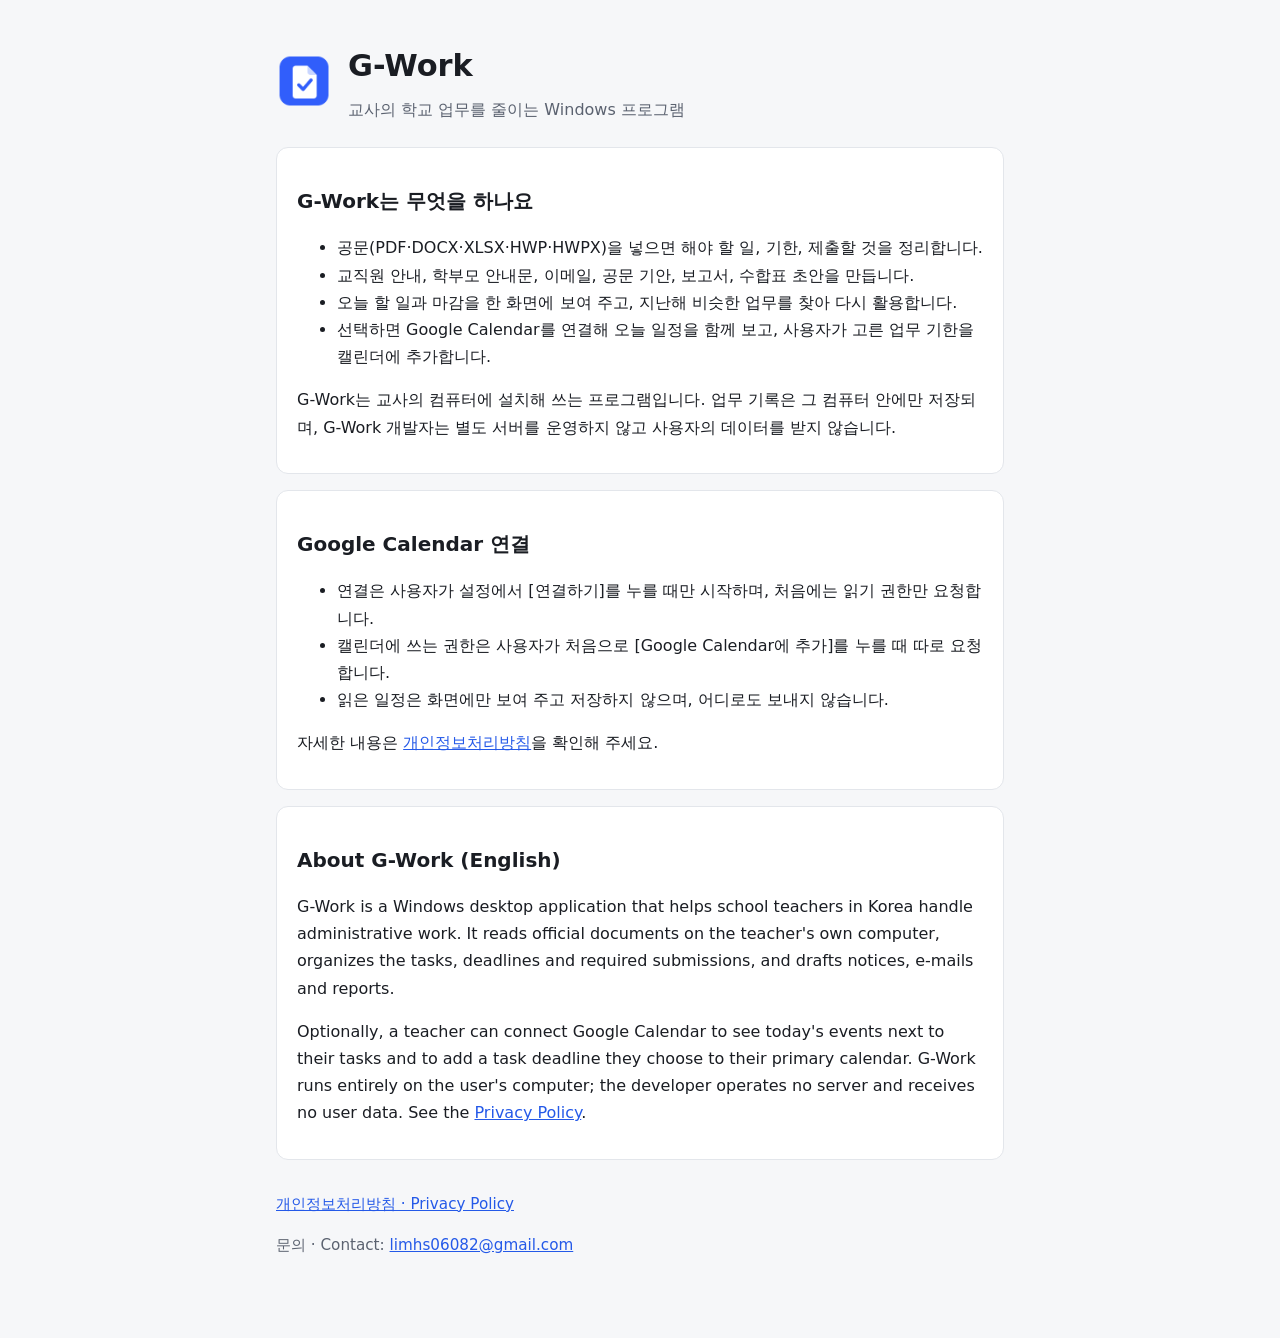
<file: index.html>
<!doctype html>
<html lang="ko">
  <head>
    <meta charset="utf-8" />
    <meta name="viewport" content="width=device-width, initial-scale=1" />
    <!-- Google Search Console 소유 확인 — 지우지 않는다(Google 인증에 필요) -->
    <meta name="google-site-verification" content="d4YESTvnE7BC9EZyuw_LAMd9tk_9PQaK4vTV41h5-Is" />
    <title>G-Work — 학교 업무 지원 프로그램</title>
    <meta
      name="description"
      content="G-Work는 교사가 공문을 읽고, 해야 할 일과 기한을 정리하고, 안내문·보고서 초안을 만드는 Windows 프로그램입니다."
    />
    <link rel="icon" href="icon.png" />
    <link rel="stylesheet" href="style.css" />
  </head>
  <body>
    <main>
      <header class="brand">
        <img src="icon.png" alt="" width="56" height="56" />
        <div>
          <h1>G-Work</h1>
          <p class="lead">교사의 학교 업무를 줄이는 Windows 프로그램</p>
        </div>
      </header>

      <section>
        <h2>G-Work는 무엇을 하나요</h2>
        <ul>
          <li>공문(PDF·DOCX·XLSX·HWP·HWPX)을 넣으면 해야 할 일, 기한, 제출할 것을 정리합니다.</li>
          <li>교직원 안내, 학부모 안내문, 이메일, 공문 기안, 보고서, 수합표 초안을 만듭니다.</li>
          <li>
            오늘 할 일과 마감을 한 화면에 보여 주고, 지난해 비슷한 업무를 찾아 다시 활용합니다.
          </li>
          <li>
            선택하면 Google Calendar를 연결해 오늘 일정을 함께 보고, 사용자가 고른 업무 기한을
            캘린더에 추가합니다.
          </li>
        </ul>
        <p>
          G-Work는 교사의 컴퓨터에 설치해 쓰는 프로그램입니다. 업무 기록은 그 컴퓨터 안에만
          저장되며, G-Work 개발자는 별도 서버를 운영하지 않고 사용자의 데이터를 받지 않습니다.
        </p>
      </section>

      <section>
        <h2>Google Calendar 연결</h2>
        <ul>
          <li>
            연결은 사용자가 설정에서 [연결하기]를 누를 때만 시작하며, 처음에는 읽기 권한만
            요청합니다.
          </li>
          <li>
            캘린더에 쓰는 권한은 사용자가 처음으로 [Google Calendar에 추가]를 누를 때 따로
            요청합니다.
          </li>
          <li>읽은 일정은 화면에만 보여 주고 저장하지 않으며, 어디로도 보내지 않습니다.</li>
        </ul>
        <p>자세한 내용은 <a href="privacy.html">개인정보처리방침</a>을 확인해 주세요.</p>
      </section>

      <section lang="en">
        <h2>About G-Work (English)</h2>
        <p>
          G-Work is a Windows desktop application that helps school teachers in Korea handle
          administrative work. It reads official documents on the teacher's own computer, organizes
          the tasks, deadlines and required submissions, and drafts notices, e-mails and reports.
        </p>
        <p>
          Optionally, a teacher can connect Google Calendar to see today's events next to their
          tasks and to add a task deadline they choose to their primary calendar. G-Work runs
          entirely on the user's computer; the developer operates no server and receives no user
          data. See the <a href="privacy.html#en">Privacy Policy</a>.
        </p>
      </section>

      <footer>
        <p>
          <a href="privacy.html">개인정보처리방침 · Privacy Policy</a>
        </p>
        <p>문의 · Contact: <a href="mailto:limhs06082@gmail.com">limhs06082@gmail.com</a></p>
      </footer>
    </main>
  </body>
</html>
</file>
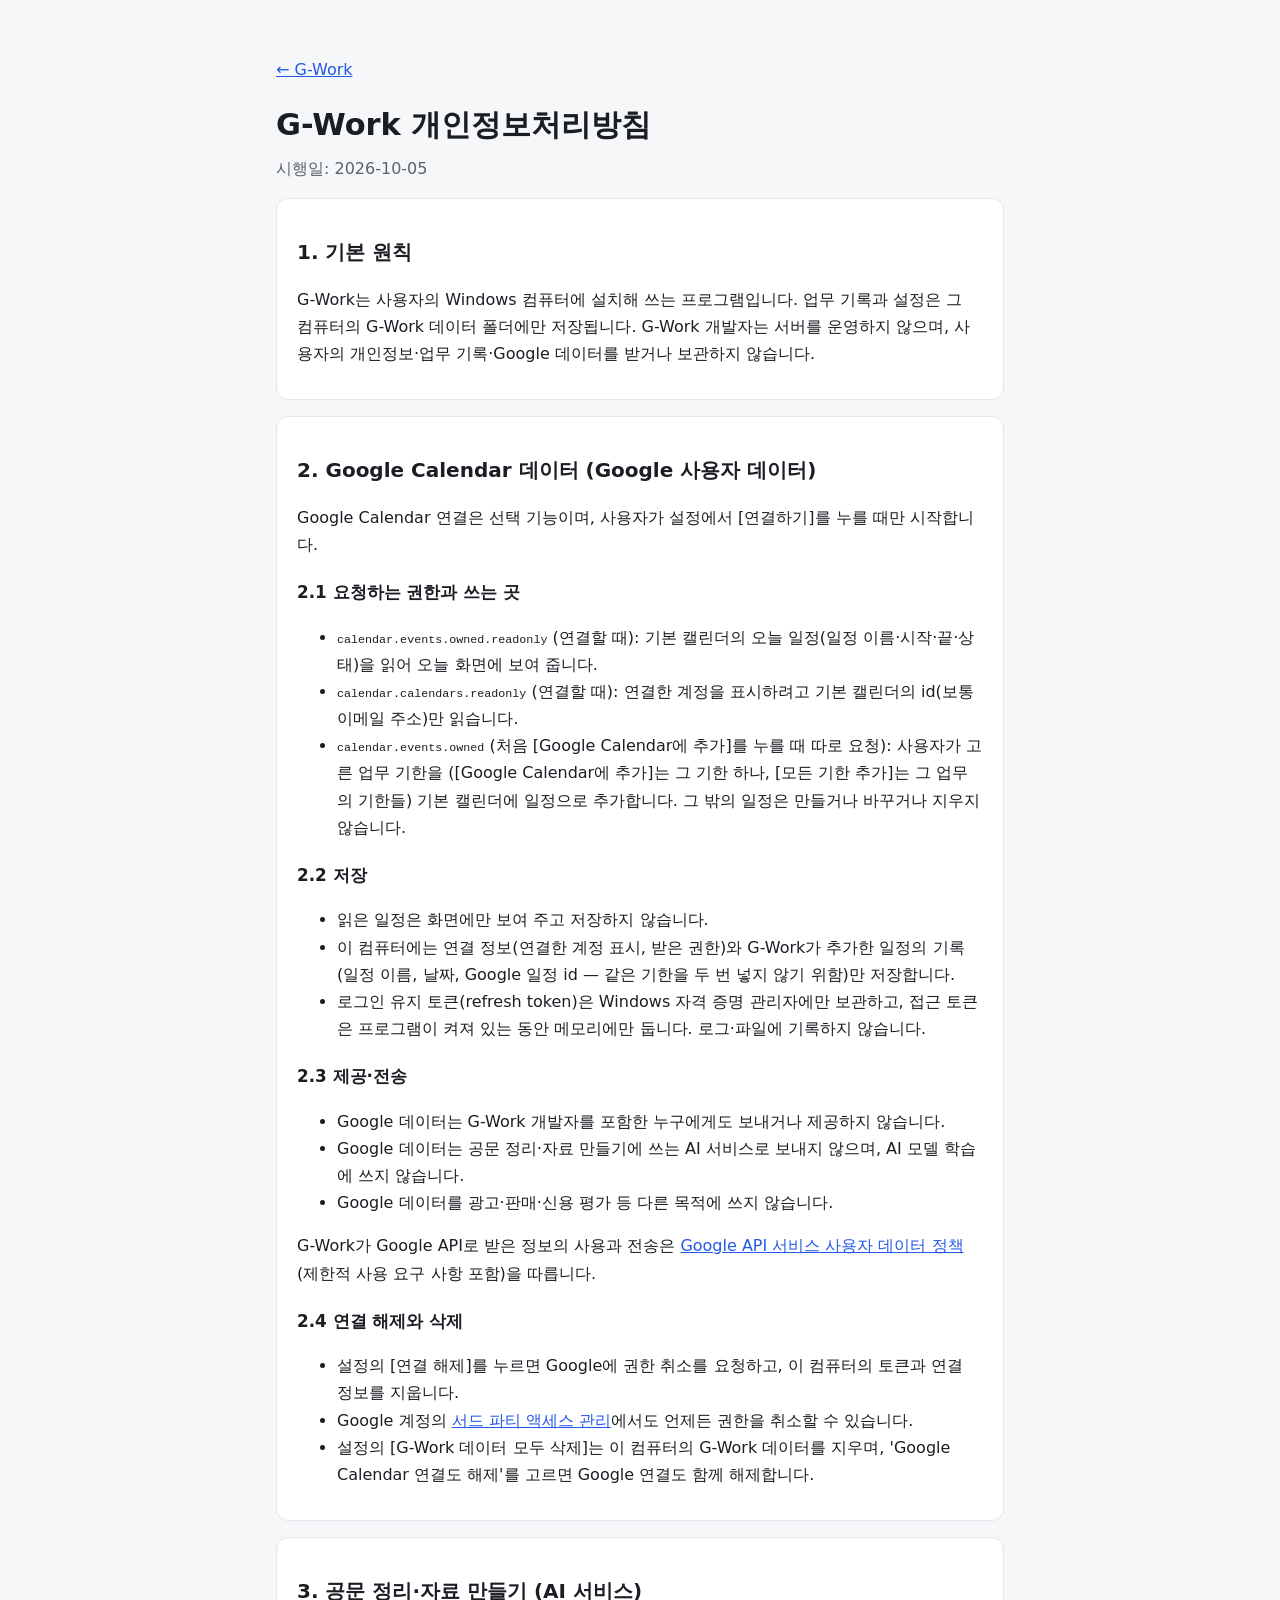
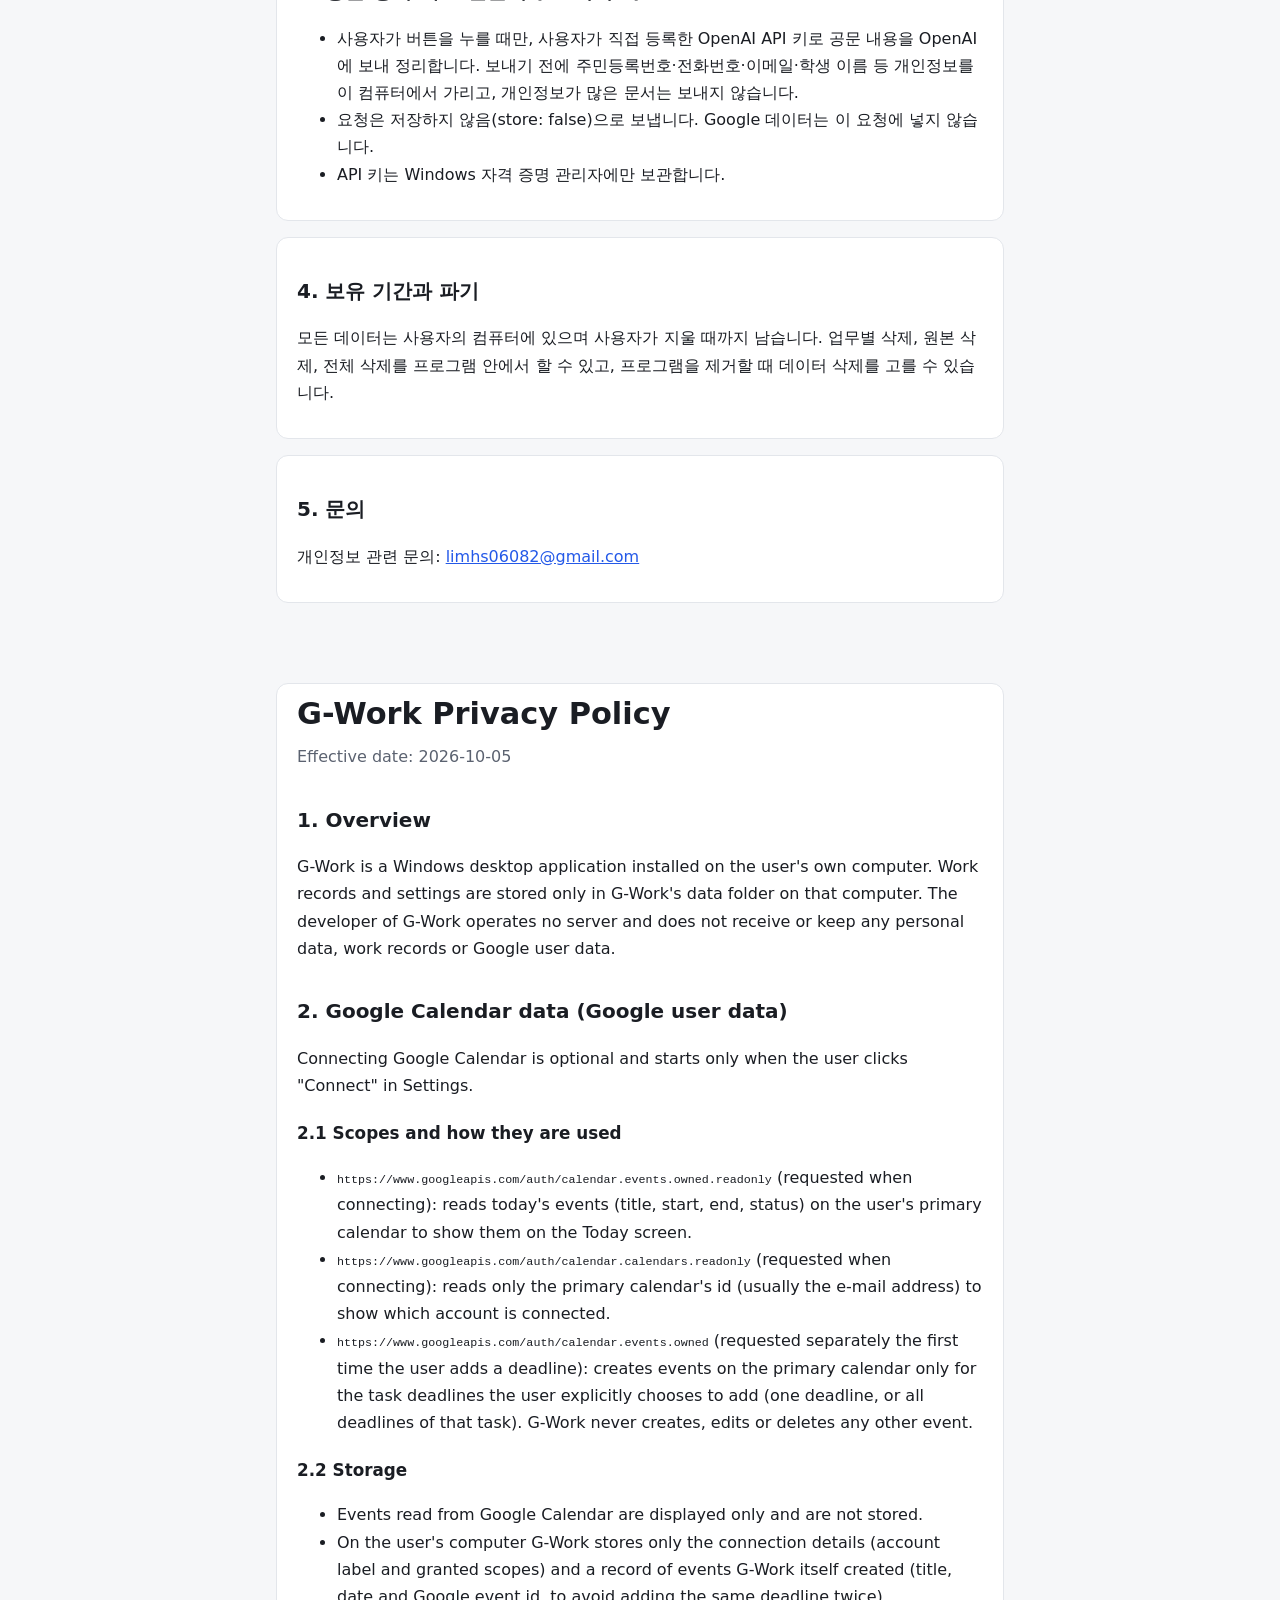
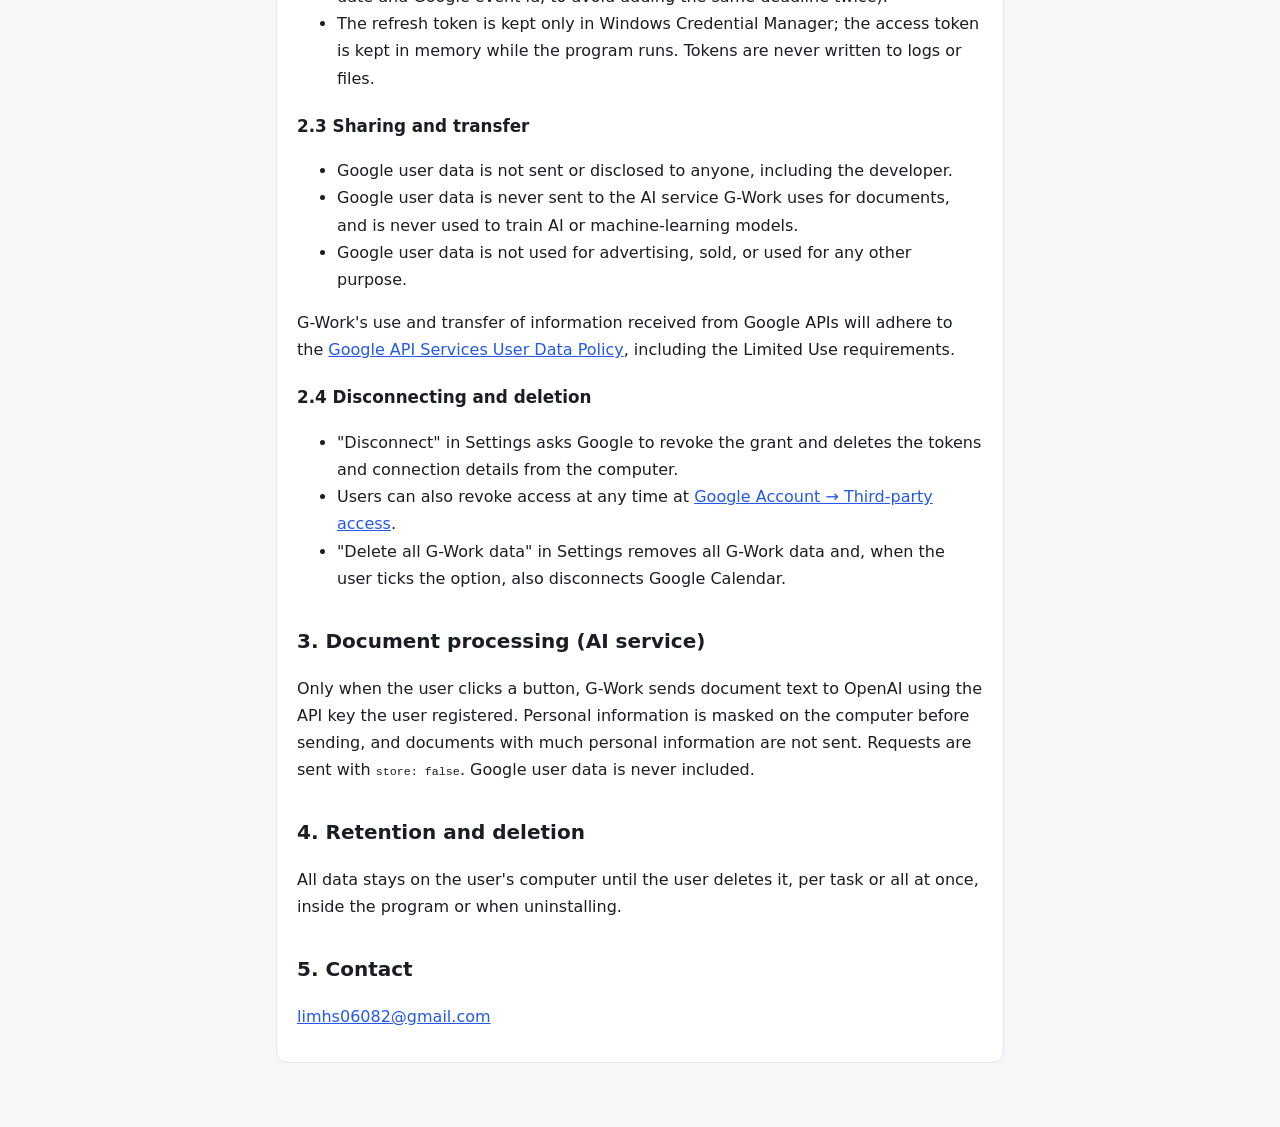
<file: privacy.html>
<!doctype html>
<html lang="ko">
  <head>
    <meta charset="utf-8" />
    <meta name="viewport" content="width=device-width, initial-scale=1" />
    <title>G-Work 개인정보처리방침 · Privacy Policy</title>
    <link rel="icon" href="icon.png" />
    <link rel="stylesheet" href="style.css" />
  </head>
  <body>
    <main>
      <p><a href="index.html">← G-Work</a></p>
      <h1>G-Work 개인정보처리방침</h1>
      <p class="meta">시행일: 2026-10-05</p>

      <section>
        <h2>1. 기본 원칙</h2>
        <p>
          G-Work는 사용자의 Windows 컴퓨터에 설치해 쓰는 프로그램입니다. 업무 기록과 설정은 그
          컴퓨터의 G-Work 데이터 폴더에만 저장됩니다. G-Work 개발자는 서버를 운영하지 않으며,
          사용자의 개인정보·업무 기록·Google 데이터를 받거나 보관하지 않습니다.
        </p>
      </section>

      <section>
        <h2>2. Google Calendar 데이터 (Google 사용자 데이터)</h2>
        <p>
          Google Calendar 연결은 선택 기능이며, 사용자가 설정에서 [연결하기]를 누를 때만 시작합니다.
        </p>
        <h3>2.1 요청하는 권한과 쓰는 곳</h3>
        <ul>
          <li>
            <code>calendar.events.owned.readonly</code> (연결할 때): 기본 캘린더의 오늘 일정(일정
            이름·시작·끝·상태)을 읽어 오늘 화면에 보여 줍니다.
          </li>
          <li>
            <code>calendar.calendars.readonly</code> (연결할 때): 연결한 계정을 표시하려고 기본
            캘린더의 id(보통 이메일 주소)만 읽습니다.
          </li>
          <li>
            <code>calendar.events.owned</code> (처음 [Google Calendar에 추가]를 누를 때 따로 요청):
            사용자가 고른 업무 기한을 ([Google Calendar에 추가]는 그 기한 하나, [모든 기한 추가]는
            그 업무의 기한들) 기본 캘린더에 일정으로 추가합니다. 그 밖의 일정은 만들거나 바꾸거나
            지우지 않습니다.
          </li>
        </ul>
        <h3>2.2 저장</h3>
        <ul>
          <li>읽은 일정은 화면에만 보여 주고 저장하지 않습니다.</li>
          <li>
            이 컴퓨터에는 연결 정보(연결한 계정 표시, 받은 권한)와 G-Work가 추가한 일정의 기록(일정
            이름, 날짜, Google 일정 id — 같은 기한을 두 번 넣지 않기 위함)만 저장합니다.
          </li>
          <li>
            로그인 유지 토큰(refresh token)은 Windows 자격 증명 관리자에만 보관하고, 접근 토큰은
            프로그램이 켜져 있는 동안 메모리에만 둡니다. 로그·파일에 기록하지 않습니다.
          </li>
        </ul>
        <h3>2.3 제공·전송</h3>
        <ul>
          <li>Google 데이터는 G-Work 개발자를 포함한 누구에게도 보내거나 제공하지 않습니다.</li>
          <li>
            Google 데이터는 공문 정리·자료 만들기에 쓰는 AI 서비스로 보내지 않으며, AI 모델 학습에
            쓰지 않습니다.
          </li>
          <li>Google 데이터를 광고·판매·신용 평가 등 다른 목적에 쓰지 않습니다.</li>
        </ul>
        <p>
          G-Work가 Google API로 받은 정보의 사용과 전송은
          <a href="https://developers.google.com/terms/api-services-user-data-policy"
            >Google API 서비스 사용자 데이터 정책</a
          >(제한적 사용 요구 사항 포함)을 따릅니다.
        </p>
        <h3>2.4 연결 해제와 삭제</h3>
        <ul>
          <li>
            설정의 [연결 해제]를 누르면 Google에 권한 취소를 요청하고, 이 컴퓨터의 토큰과 연결
            정보를 지웁니다.
          </li>
          <li>
            Google 계정의
            <a href="https://myaccount.google.com/permissions">서드 파티 액세스 관리</a>에서도
            언제든 권한을 취소할 수 있습니다.
          </li>
          <li>
            설정의 [G-Work 데이터 모두 삭제]는 이 컴퓨터의 G-Work 데이터를 지우며, 'Google Calendar
            연결도 해제'를 고르면 Google 연결도 함께 해제합니다.
          </li>
        </ul>
      </section>

      <section>
        <h2>3. 공문 정리·자료 만들기 (AI 서비스)</h2>
        <ul>
          <li>
            사용자가 버튼을 누를 때만, 사용자가 직접 등록한 OpenAI API 키로 공문 내용을 OpenAI에
            보내 정리합니다. 보내기 전에 주민등록번호·전화번호·이메일·학생 이름 등 개인정보를 이
            컴퓨터에서 가리고, 개인정보가 많은 문서는 보내지 않습니다.
          </li>
          <li>
            요청은 저장하지 않음(store: false)으로 보냅니다. Google 데이터는 이 요청에 넣지
            않습니다.
          </li>
          <li>API 키는 Windows 자격 증명 관리자에만 보관합니다.</li>
        </ul>
      </section>

      <section>
        <h2>4. 보유 기간과 파기</h2>
        <p>
          모든 데이터는 사용자의 컴퓨터에 있으며 사용자가 지울 때까지 남습니다. 업무별 삭제, 원본
          삭제, 전체 삭제를 프로그램 안에서 할 수 있고, 프로그램을 제거할 때 데이터 삭제를 고를 수
          있습니다.
        </p>
      </section>

      <section>
        <h2>5. 문의</h2>
        <p>개인정보 관련 문의: <a href="mailto:limhs06082@gmail.com">limhs06082@gmail.com</a></p>
      </section>

      <hr />

      <section id="en" lang="en">
        <h1>G-Work Privacy Policy</h1>
        <p class="meta">Effective date: 2026-10-05</p>

        <h2>1. Overview</h2>
        <p>
          G-Work is a Windows desktop application installed on the user's own computer. Work records
          and settings are stored only in G-Work's data folder on that computer. The developer of
          G-Work operates no server and does not receive or keep any personal data, work records or
          Google user data.
        </p>

        <h2>2. Google Calendar data (Google user data)</h2>
        <p>
          Connecting Google Calendar is optional and starts only when the user clicks "Connect" in
          Settings.
        </p>
        <h3>2.1 Scopes and how they are used</h3>
        <ul>
          <li>
            <code>https://www.googleapis.com/auth/calendar.events.owned.readonly</code> (requested
            when connecting): reads today's events (title, start, end, status) on the user's primary
            calendar to show them on the Today screen.
          </li>
          <li>
            <code>https://www.googleapis.com/auth/calendar.calendars.readonly</code> (requested when
            connecting): reads only the primary calendar's id (usually the e-mail address) to show
            which account is connected.
          </li>
          <li>
            <code>https://www.googleapis.com/auth/calendar.events.owned</code> (requested separately
            the first time the user adds a deadline): creates events on the primary calendar only
            for the task deadlines the user explicitly chooses to add (one deadline, or all
            deadlines of that task). G-Work never creates, edits or deletes any other event.
          </li>
        </ul>
        <h3>2.2 Storage</h3>
        <ul>
          <li>Events read from Google Calendar are displayed only and are not stored.</li>
          <li>
            On the user's computer G-Work stores only the connection details (account label and
            granted scopes) and a record of events G-Work itself created (title, date and Google
            event id, to avoid adding the same deadline twice).
          </li>
          <li>
            The refresh token is kept only in Windows Credential Manager; the access token is kept
            in memory while the program runs. Tokens are never written to logs or files.
          </li>
        </ul>
        <h3>2.3 Sharing and transfer</h3>
        <ul>
          <li>Google user data is not sent or disclosed to anyone, including the developer.</li>
          <li>
            Google user data is never sent to the AI service G-Work uses for documents, and is never
            used to train AI or machine-learning models.
          </li>
          <li>
            Google user data is not used for advertising, sold, or used for any other purpose.
          </li>
        </ul>
        <p>
          G-Work's use and transfer of information received from Google APIs will adhere to the
          <a href="https://developers.google.com/terms/api-services-user-data-policy"
            >Google API Services User Data Policy</a
          >, including the Limited Use requirements.
        </p>
        <h3>2.4 Disconnecting and deletion</h3>
        <ul>
          <li>
            "Disconnect" in Settings asks Google to revoke the grant and deletes the tokens and
            connection details from the computer.
          </li>
          <li>
            Users can also revoke access at any time at
            <a href="https://myaccount.google.com/permissions"
              >Google Account → Third-party access</a
            >.
          </li>
          <li>
            "Delete all G-Work data" in Settings removes all G-Work data and, when the user ticks
            the option, also disconnects Google Calendar.
          </li>
        </ul>

        <h2>3. Document processing (AI service)</h2>
        <p>
          Only when the user clicks a button, G-Work sends document text to OpenAI using the API key
          the user registered. Personal information is masked on the computer before sending, and
          documents with much personal information are not sent. Requests are sent with
          <code>store: false</code>. Google user data is never included.
        </p>

        <h2>4. Retention and deletion</h2>
        <p>
          All data stays on the user's computer until the user deletes it, per task or all at once,
          inside the program or when uninstalling.
        </p>

        <h2>5. Contact</h2>
        <p><a href="mailto:limhs06082@gmail.com">limhs06082@gmail.com</a></p>
      </section>
    </main>
  </body>
</html>
</file>
<file: style.css>
:root {
  --bg: #f6f7f9;
  --surface: #ffffff;
  --text: #1a1d23;
  --muted: #5b6270;
  --primary: #2459e8;
  --border: #e3e6eb;
}

@media (prefers-color-scheme: dark) {
  :root {
    --bg: #14161a;
    --surface: #1c1f25;
    --text: #e8eaee;
    --muted: #a3a9b5;
    --primary: #7da2ff;
    --border: #2d3139;
  }
}

* {
  box-sizing: border-box;
}

body {
  margin: 0;
  background: var(--bg);
  color: var(--text);
  font-family:
    "Pretendard",
    "Malgun Gothic",
    "Apple SD Gothic Neo",
    system-ui,
    -apple-system,
    sans-serif;
  line-height: 1.7;
}

main {
  max-width: 760px;
  margin: 0 auto;
  padding: 40px 16px 64px;
}

.brand {
  display: flex;
  align-items: center;
  gap: 16px;
  margin-bottom: 24px;
}

h1 {
  margin: 0;
  font-size: 1.9rem;
}

h2 {
  margin-top: 2rem;
  font-size: 1.25rem;
}

h3 {
  margin-top: 1.25rem;
  font-size: 1.05rem;
}

.lead,
.meta {
  margin: 4px 0 0;
  color: var(--muted);
}

section {
  background: var(--surface);
  border: 1px solid var(--border);
  border-radius: 12px;
  padding: 4px 20px 16px;
  margin-top: 16px;
}

a {
  color: var(--primary);
}

code {
  font-size: 0.9em;
  word-break: break-all;
}

hr {
  border: 0;
  margin: 40px 0;
}

footer {
  margin-top: 32px;
  color: var(--muted);
  font-size: 0.95rem;
}
</file>
